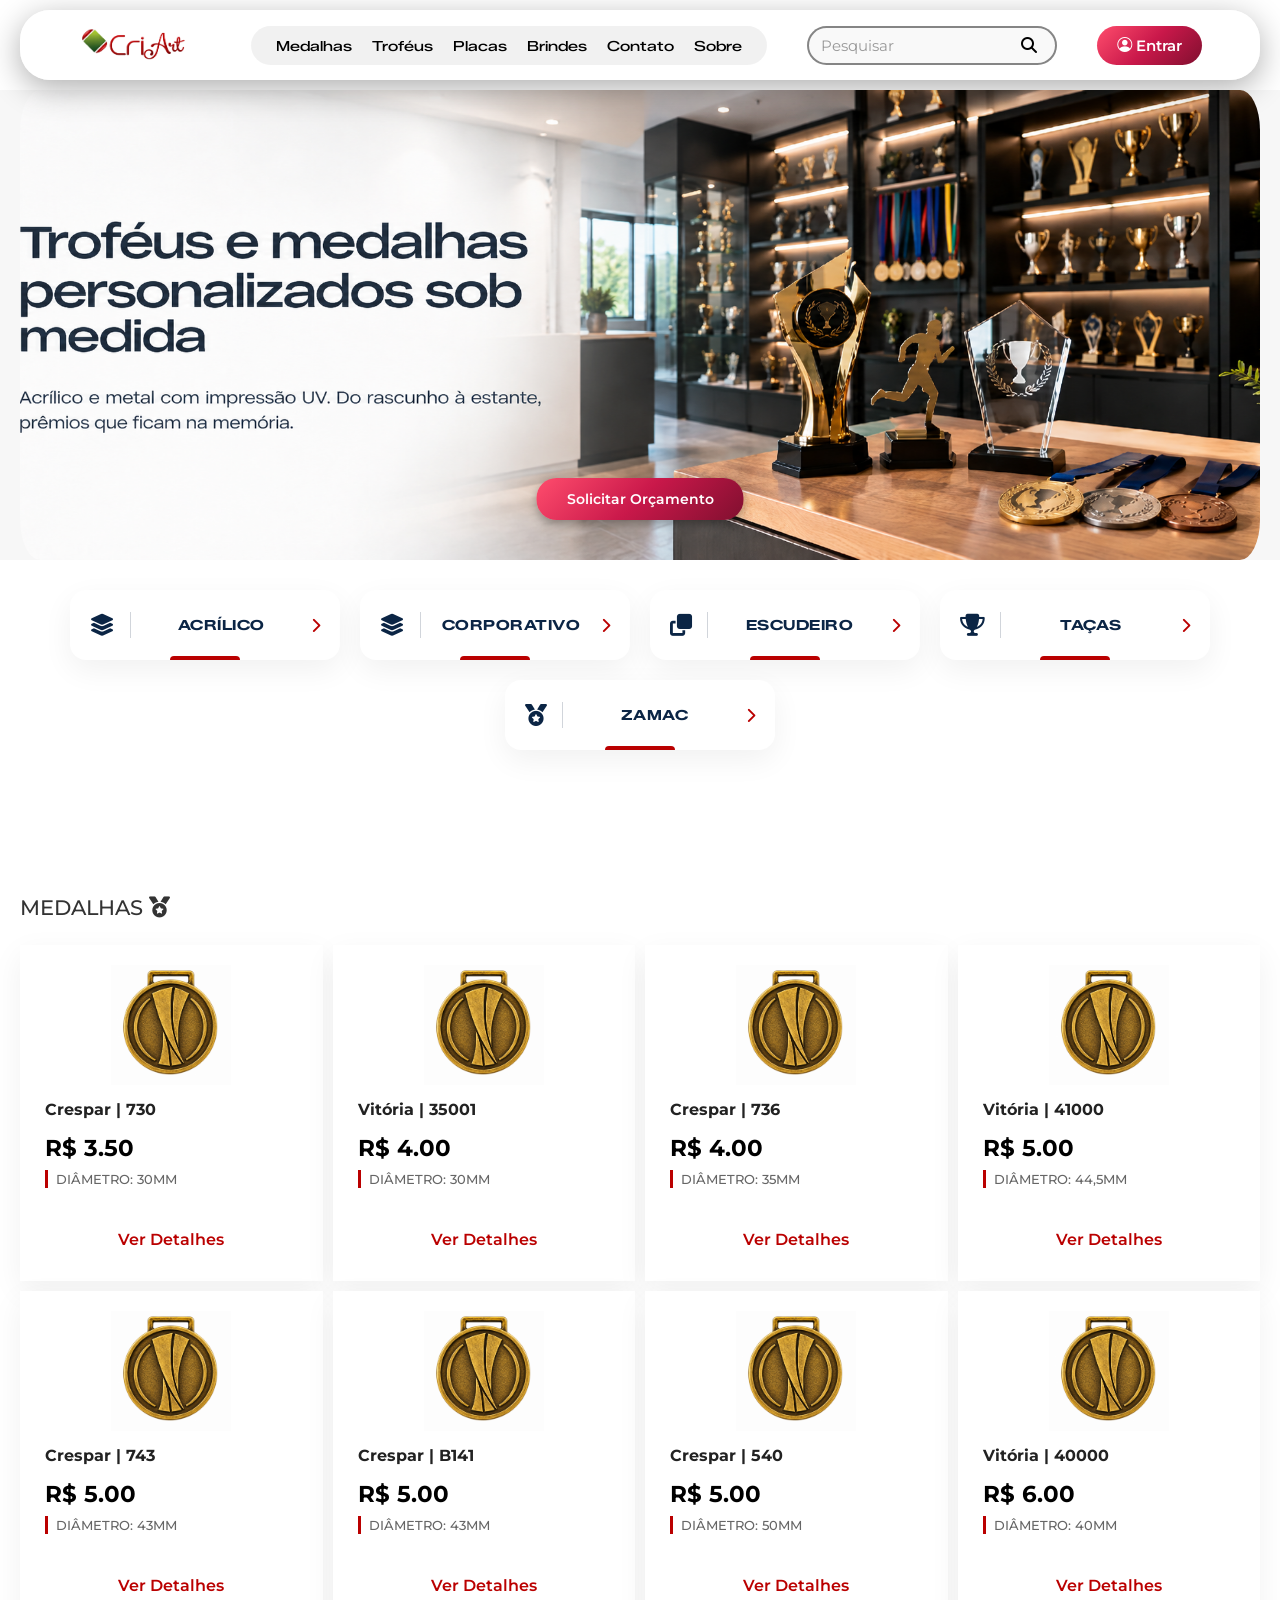
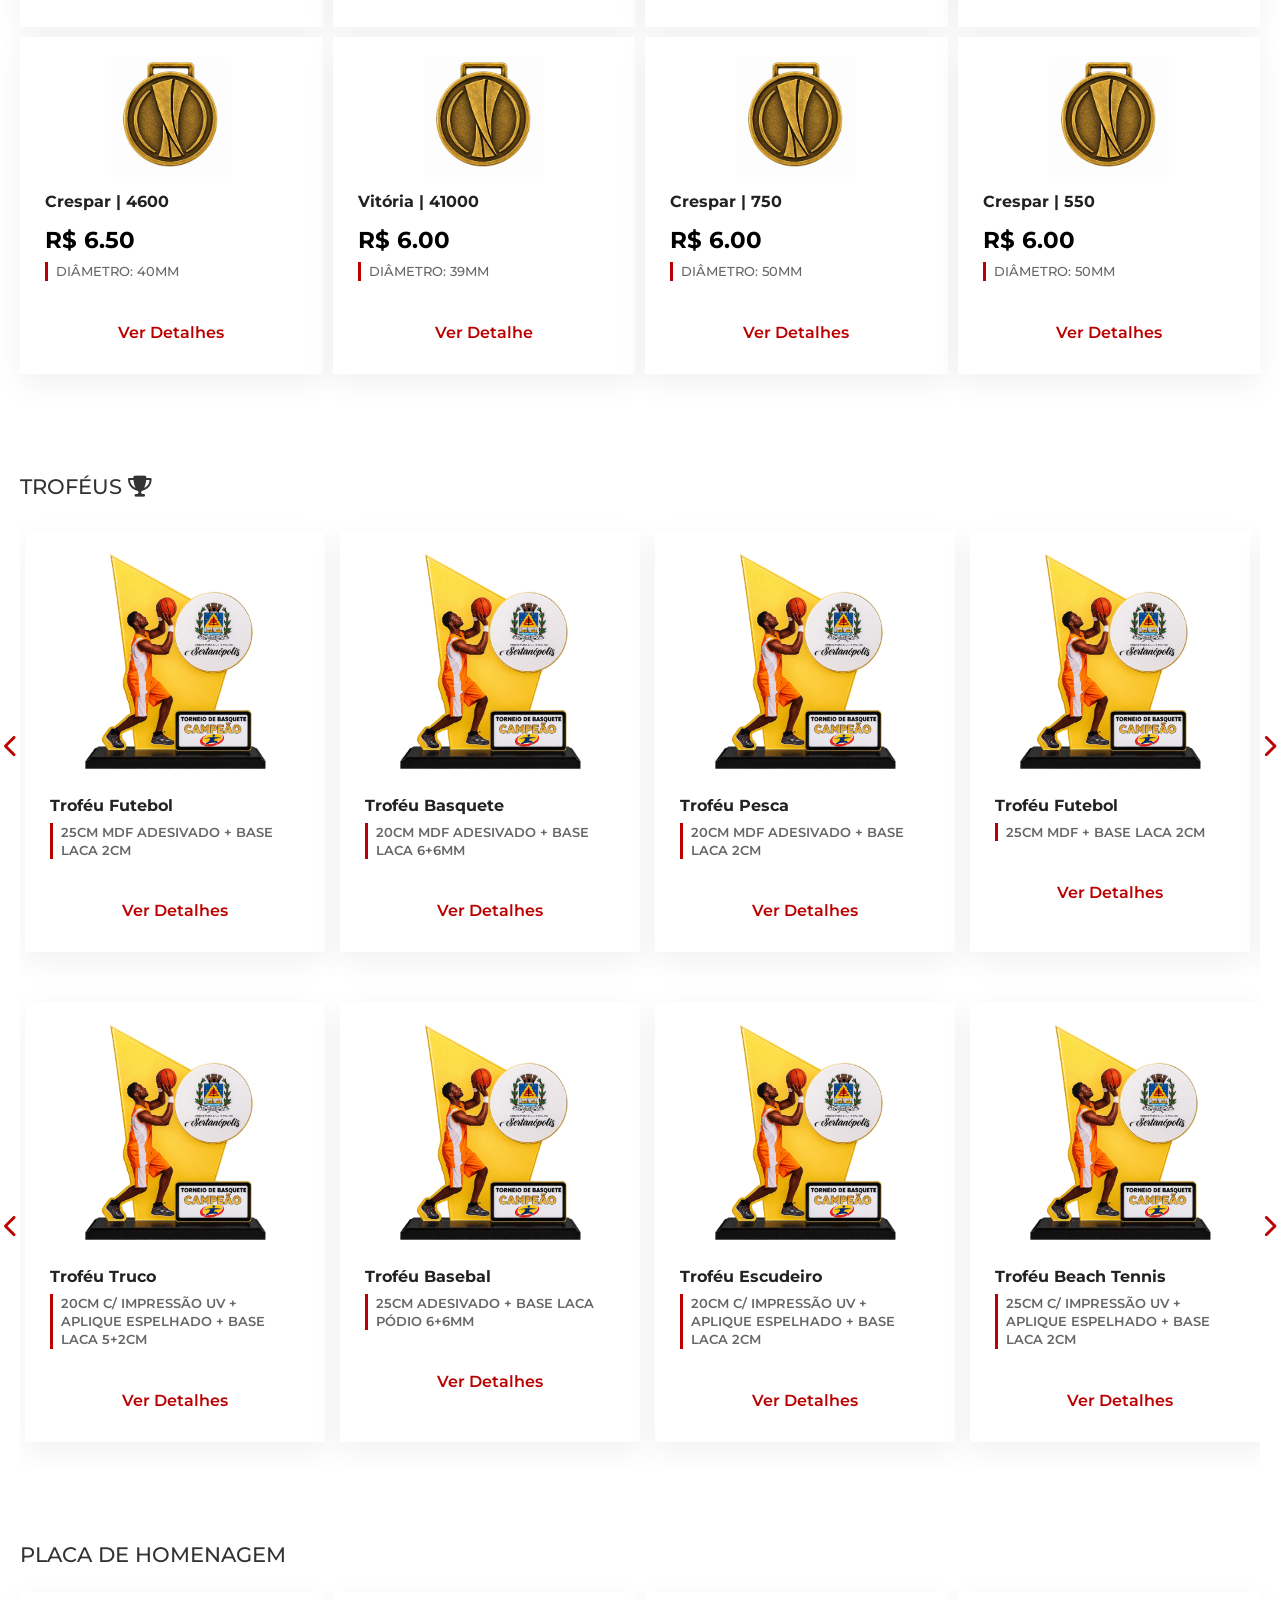
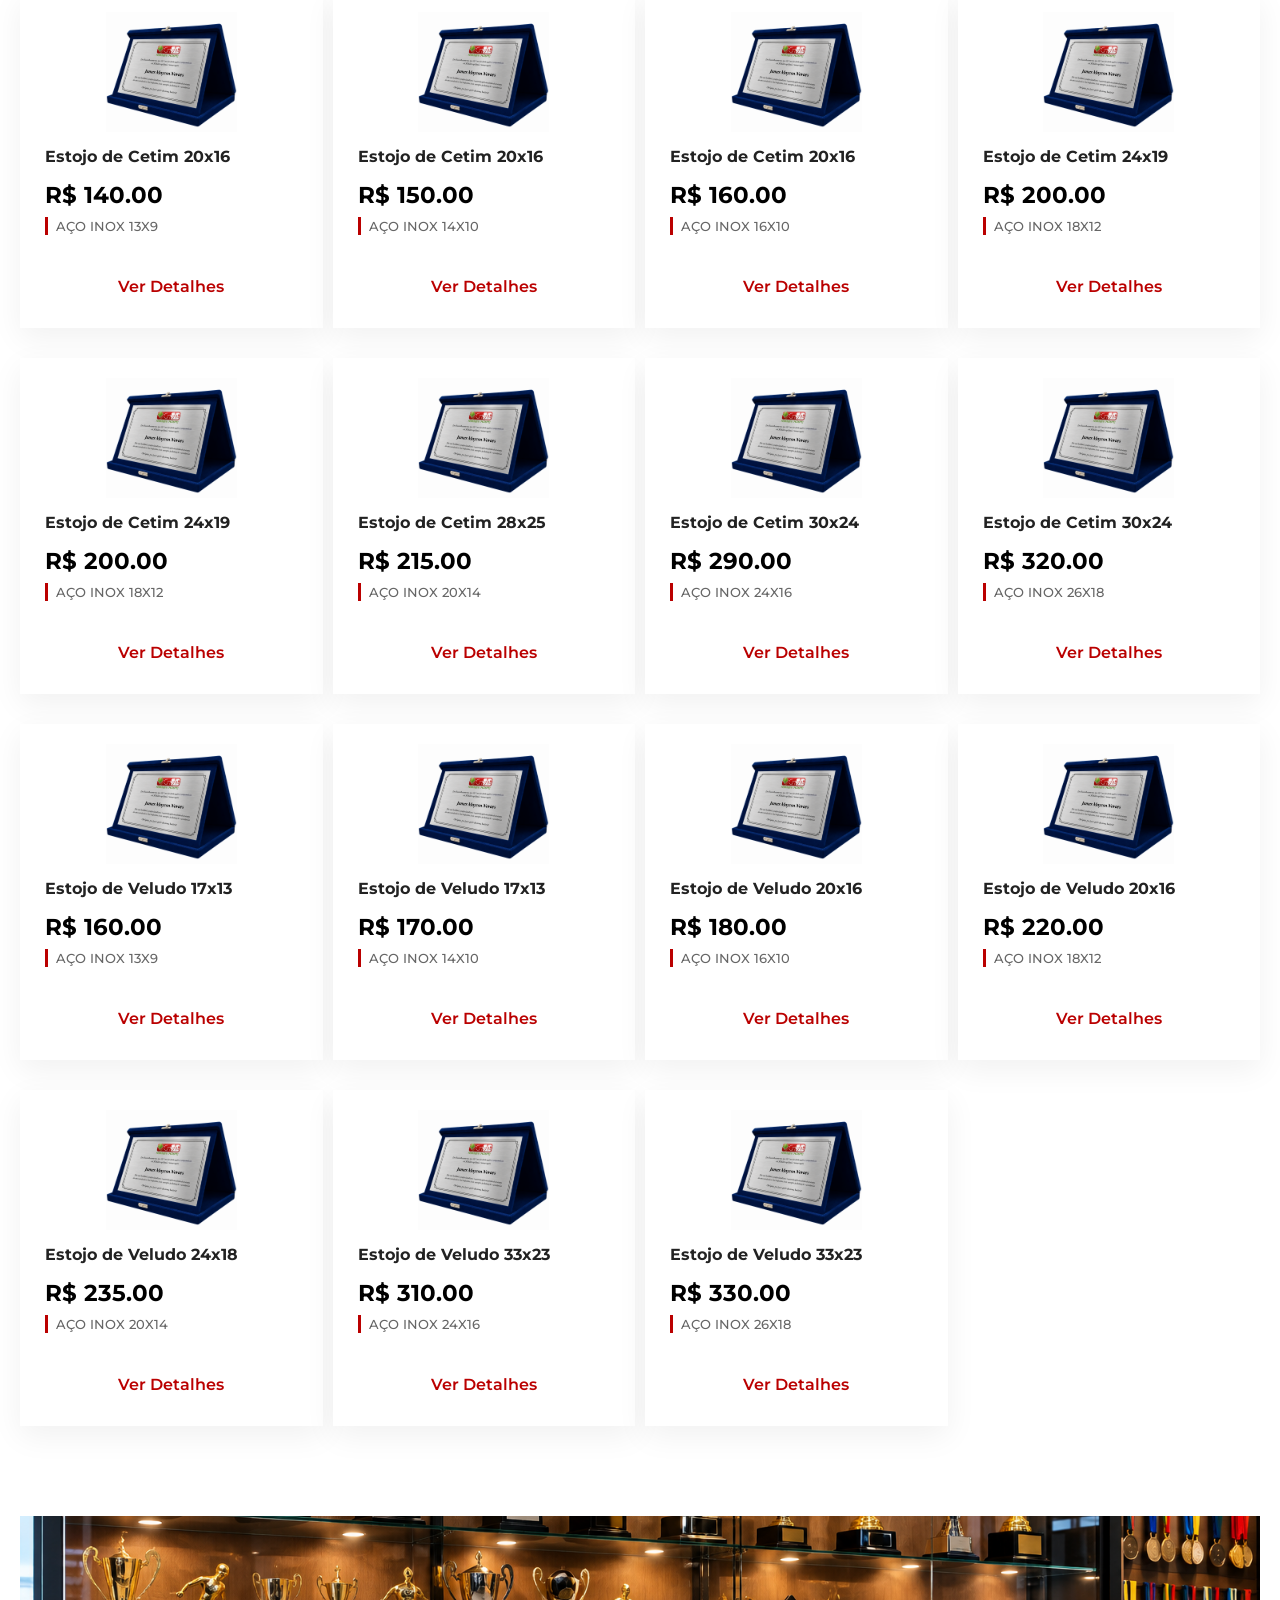
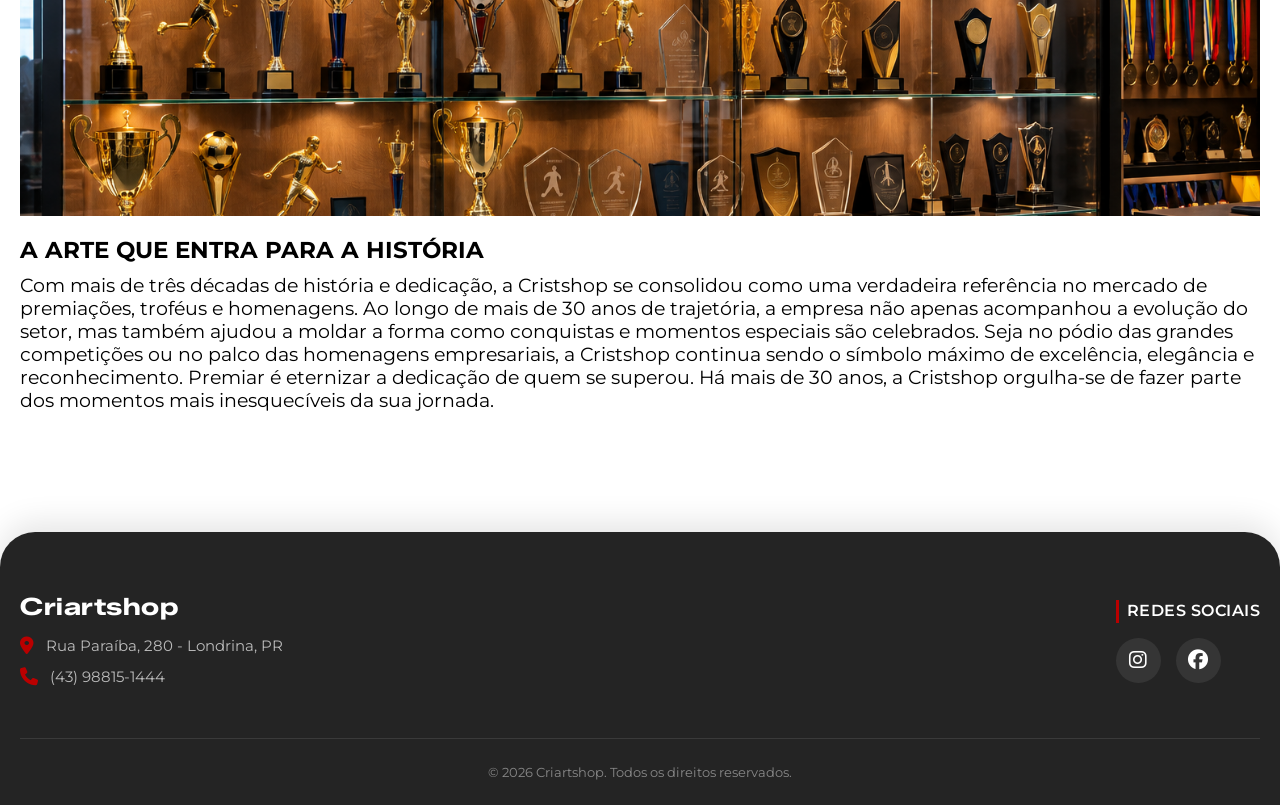
<file: index.html>
<!DOCTYPE html>
<html lang="pt-br">

<head>
    <meta charset="UTF-8">
    <meta name="viewport" content="width=device-width, initial-scale=1.0">
    <link rel="stylesheet" href="https://cdn.jsdelivr.net/npm/bootstrap-icons@1.11.3/font/bootstrap-icons.min.css">
    <link rel="preconnect" href="https://fonts.googleapis.com">
    <link rel="preconnect" href="https://fonts.gstatic.com" crossorigin>
    <link href="https://fonts.googleapis.com/css2?family=Montserrat:wght@400;500;600;700;800&display=swap" rel="stylesheet">
    <link rel="stylesheet" href="https://cdnjs.cloudflare.com/ajax/libs/font-awesome/6.5.1/css/all.min.css">
    <link rel="preconnect" href="https://fonts.googleapis.com">
<link rel="preconnect" href="https://fonts.gstatic.com" crossorigin>
<link href="https://fonts.googleapis.com/css2?family=Zalando+Sans+Expanded:ital,wght@0,200..900;1,200..900&display=swap" rel="stylesheet">
    <link rel="stylesheet" href="style.css">
    <title>Criartshop</title>
</head>

<body>
    <header>
        <div class="logoImg">
            <img src="images/criartshop_logo.png" alt="Criartshop Logo">
        </div>

        <div class="menu-overlay" id="menuOverlay"></div>
        
        <!-- Wrapper dos elementos de navegação para o menu lateral -->
        <div class="nav-elements" id="navElements">

            <div class="logo-menu-mobile">
                <img src="images/criartshop_logo.png" alt="Criartshop Logo">
            </div>

            <ul class="menu">
                <li><a href="#medalhas">Medalhas</a></li>
                <li><a href="#trofeus">Troféus</a></li>
                <li><a href="#placas">Placas</a></li>
                <li><a href="#">Brindes</a></li>
                <li><a href="#contato">Contato</a></li>
                <li><a href="#sobre">Sobre</a></li>
            </ul>

            <div class="busca-container">
                <input type="text" class="inputBusca" placeholder="Pesquisar">
                <i class="fa-solid fa-magnifying-glass"></i>
            </div>
            <button class="btnLogin"><i class="bi bi-person-circle"></i> Entrar</button>
        </div>

        <div class="menu-toggle" id="menuToggle" aria-label="Abrir Menu">
            <i class="fa-solid fa-bars"></i>
        </div>
    </header>

    <div class="carrosselIntro">
        <img src="images/img_main.png" alt="Troféus e Medalhas de Destaque" class="active">
        <img src="images/img_main2.png" alt="Premiações Corporativas">
        <img src="images/img_main.png" alt="Placas de Homenagem">
        <img src="images/img_main2.png" alt="Qualidade e Acabamento Criartshop">

        <button class="btnOrcamento"> <a href="orcamento.html">Solicitar Orçamento</a></button>
    </div>

    <!-- Nova Seção de Carrossel Exemplo -->
<section class="carrosselIntroS carrosselSecundario">
    <img src="images/img_responsivo1.png" alt="Promoção de Troféus" class="active">
    <img src="images/img_responsvio2.png" alt="Lançamentos em Acrílico">
    <img src="images/img_responsivo1.png" alt="Brindes Personalizados">
    <img src="images/img_responsvio2.png" alt="Brindes Personalizados">
    
    <button class="btnOrcamento">
        <a href="orcamento.html">Solicitar Orçamento</a>
    </button>
</section>

    <section class="cardBox">
        <a href="#" class="cardHero">
            <div class="cardContent">
                <div class="cardLeft">
                    <i class="fa-solid fa-layer-group"></i>
                    <div class="separator"></div>
                </div>
                <span class="cardTitle">ACRÍLICO</span>
                <i class="fa-solid fa-chevron-right cardArrow"></i>
            </div>
            <div class="cardBottomBar"></div>
        </a>

        <a href="#" class="cardHero">
            <div class="cardContent">
                <div class="cardLeft">
                    <i class="fa-solid fa-layer-group"></i>
                    <div class="separator"></div>
                </div>
                <span class="cardTitle">CORPORATIVO</span>
                <i class="fa-solid fa-chevron-right cardArrow"></i>
            </div>
            <div class="cardBottomBar"></div>
        </a>
    
        <a href="#" class="cardHero">
            <div class="cardContent">
                <div class="cardLeft">
                    <i class="fa-solid fa-clone"></i>
                    <div class="separator"></div>
                </div>
                <span class="cardTitle">ESCUDEIRO</span>
                <i class="fa-solid fa-chevron-right cardArrow"></i>
            </div>
            <div class="cardBottomBar"></div>
        </a>
    
        <a href="#" class="cardHero">
            <div class="cardContent">
                <div class="cardLeft">
                    <i class="fa-solid fa-trophy"></i>
                    <div class="separator"></div>
                </div>
                <span class="cardTitle">TAÇAS</span>
                <i class="fa-solid fa-chevron-right cardArrow"></i>
            </div>
            <div class="cardBottomBar"></div>
        </a>
    
        <a href="#" class="cardHero">
            <div class="cardContent">
                <div class="cardLeft">
                    <i class="fa-solid fa-medal"></i>
                    <div class="separator"></div>
                </div>
                <span class="cardTitle">ZAMAC</span>
                <i class="fa-solid fa-chevron-right cardArrow"></i>
            </div>
            <div class="cardBottomBar"></div>
        </a>
    </section>

    <section class="containerMedalha" id="medalhas">
        <div class="textMedalha">
            <h1>MEDALHAS <i class="fa-solid fa-medal"></i></h1>
        </div>

        <div class="cardMedalha">
            <img src="images/medalha_zamac1.png" alt="">
            <h3>Crespar | 730</h3>
            <h1>R$ 3.50</h1>
            <h4>Diâmetro: 30MM</h4>
            <div class="butons">
                <button class="detalhes">Ver Detalhes</button>
            </div>
        </div>

        <div class="cardMedalha">
            <img src="images/medalha_zamac1.png" alt="">
            <h3>Vitória | 35001</h3>
            <h1>R$ 4.00</h1>
            <h4>Diâmetro: 30MM</h4>
            <div class="butons">
                <button class="detalhes">Ver Detalhes</button>
            </div>
        </div>

        <div class="cardMedalha">
            <img src="images/medalha_zamac1.png" alt="">
            <h3>Crespar | 736</h3>
            <h1>R$ 4.00</h1>
            <h4>Diâmetro: 35MM</h4>
            <div class="butons">
                <button class="detalhes">Ver Detalhes</button>
            </div>
        </div>

        <div class="cardMedalha">
            <img src="images/medalha_zamac1.png" alt="">
            <h3>Vitória | 41000</h3>
            <h1>R$ 5.00</h1>
            <h4>Diâmetro: 44,5MM</h4>
            <div class="butons">
                <button class="detalhes">Ver Detalhes</button>
            </div>
        </div>
    </section>

    <section class="containerMedal">
        <div class="cardMedalha">
            <img src="images/medalha_zamac1.png" alt="">
            <h3>Crespar | 743</h3>
            <h1>R$ 5.00</h1>
            <h4>Diâmetro: 43MM</h4>
            <div class="butons">
                <button class="detalhes">Ver Detalhes</button>
            </div>
        </div>

        <div class="cardMedalha">
            <img src="images/medalha_zamac1.png" alt="">
            <h3>Crespar | B141</h3>
            <h1>R$ 5.00</h1>
            <h4>Diâmetro: 43MM</h4>
            <div class="butons">
                <button class="detalhes">Ver Detalhes</button>
            </div>
        </div>

        <div class="cardMedalha">
            <img src="images/medalha_zamac1.png" alt="">
            <h3>Crespar | 540</h3>
            <h1>R$ 5.00</h1>
            <h4>Diâmetro: 50MM</h4>
            <div class="butons">
                <button class="detalhes">Ver Detalhes</button>
            </div>
        </div>

        <div class="cardMedalha">
            <img src="images/medalha_zamac1.png" alt="">
            <h3>Vitória | 40000</h3>
            <h1>R$ 6.00</h1>
            <h4>Diâmetro: 40MM</h4>
            <div class="butons">
                <button class="detalhes">Ver Detalhes</button>
            </div>
        </div>

        <div class="cardMedalha">
            <img src="images/medalha_zamac1.png" alt="">
            <h3>Crespar | 4600</h3>
            <h1>R$ 6.50</h1>
            <h4>Diâmetro: 40MM</h4>
            <div class="butons">
                <button class="detalhes">Ver Detalhes</button>
            </div>
        </div>

        <div class="cardMedalha">
            <img src="images/medalha_zamac1.png" alt="">
            <h3>Vitória | 41000</h3>
            <h1>R$ 6.00</h1>
            <h4>Diâmetro: 39MM</h4>
            <div class="butons">
                <button class="detalhes">Ver Detalhe</button>
            </div>
        </div>

        <div class="cardMedalha">
            <img src="images/medalha_zamac1.png" alt="">
            <h3>Crespar | 750</h3>
            <h1>R$ 6.00</h1>
            <h4>Diâmetro: 50MM</h4>
            <div class="butons">
                <button class="detalhes">Ver Detalhes</button>
            </div>
        </div>

        <div class="cardMedalha">
            <img src="images/medalha_zamac1.png" alt="">
            <h3>Crespar | 550</h3>
            <h1>R$ 6.00</h1>
            <h4>Diâmetro: 50MM</h4>
            <div class="butons">
                <button class="detalhes">Ver Detalhes</button>
            </div>
        </div>
    </section>

    <section class="containerTrofeu-section" id="trofeus">
        <div class="textTrofeu">
            <h1>TROFÉUS <i class="fa-solid fa-trophy"></i></h1>
        </div>

        <div class="carrosselTrofeu-wrapper">
            <button class="carrossel-btn btn-prev" aria-label="Anterior">
                <i class="fa-solid fa-chevron-left"></i>
            </button>
            <div class="carrosselTrofeu">
                <div class="cardTrofeu">
                    <img src="images/basquete.png" alt="Troféu Basquete">
                    <h3>Troféu Futebol</h3>
                    <h4>25cm MDF Adesivado + Base Laca 2cm</h4>
                    <div class="butons">
                        <button class="detalhes">Ver Detalhes</button>
                    </div>
                </div>

                <div class="cardTrofeu">
                    <img src="images/basquete.png" alt="Troféu Basquete">
                    <h3>Troféu Basquete</h3>
                    <h4>20cm MDF Adesivado + Base Laca 6+6MM</h4>
                    <div class="butons">
                        <button class="detalhes">Ver Detalhes</button>
                    </div>
                </div>

                <div class="cardTrofeu">
                    <img src="images/basquete.png" alt="Troféu Basquete">
                    <h3>Troféu Pesca</h3>
                    <h4>20cm MDF Adesivado + Base Laca 2cm</h4>
                    <div class="butons">
                        <button class="detalhes">Ver Detalhes</button>
                    </div>
                </div>

                <div class="cardTrofeu">
                    <img src="images/basquete.png" alt="Troféu Basquete">
                    <h3>Troféu Futebol</h3>
                    <h4>25cm MDF + Base Laca 2cm</h4>
                    <div class="butons">
                        <button class="detalhes">Ver Detalhes</button>
                    </div>
                </div>

                <div class="cardTrofeu">
                    <img src="images/basquete.png" alt="Troféu Basquete">
                    <h3>Troféu Basquete</h3>
                    <h4>20cm MDF + Base Laca 6+6MM</h4>
                    <div class="butons">
                        <button class="detalhes">Ver Detalhes</button>
                    </div>
                </div>

                <div class="cardTrofeu">
                    <img src="images/basquete.png" alt="Troféu Basquete">
                    <h3>Troféu Pesca</h3>
                    <h4>20cm MDF Adesivado + Base Laca 2cm</h4>
                    <div class="butons">
                        <button class="detalhes">Ver Detalhes</button>
                    </div>
                </div>

                <div class="cardTrofeu">
                    <img src="images/basquete.png" alt="Troféu Basquete">
                    <h3>Troféu Futebol</h3>
                    <h4>25cm MDF + Base Laca 2cm</h4>
                    <div class="butons">
                        <button class="detalhes">Ver Detalhes</button>
                    </div>
                </div>

                <div class="cardTrofeu">
                    <img src="images/basquete.png" alt="Troféu Basquete">
                    <h3>Troféu Basquete</h3>
                    <h4>20cm MDF + Base Laca 6+6MM</h4>
                    <div class="butons">
                        <button class="detalhes">Ver Detalhes</button>
                    </div>
                </div>
            </div>
            <button class="carrossel-btn btn-next" aria-label="Próximo">
                <i class="fa-solid fa-chevron-right"></i>
            </button>
        </div>
    </section>
    
    <section class="containerTrofeu-sectionA">
        <div class="carrosselTrofeu-wrapper">
            <button class="carrossel-btn btn-prev" aria-label="Anterior">
                <i class="fa-solid fa-chevron-left"></i>
            </button>
            <div class="carrosselTrofeu">
                <div class="cardTrofeu">
                    <img src="images/basquete.png" alt="Troféu Basquete">
                    <h3>Troféu Truco</h3>
                    <h4>20cm C/ Impressão UV + Aplique Espelhado + Base Laca 5+2cm</h4>
                    <div class="butons">
                        <button class="detalhes">Ver Detalhes</button>
                    </div>
                </div>

                <div class="cardTrofeu">
                    <img src="images/basquete.png" alt="Troféu Basquete">
                    <h3>Troféu Basebal</h3>
                    <h4>25cm Adesivado + Base Laca Pódio 6+6MM</h4>
                    <div class="butons">
                        <button class="detalhes">Ver Detalhes</button>
                    </div>
                </div>

                <div class="cardTrofeu">
                    <img src="images/basquete.png" alt="Troféu Basquete">
                    <h3>Troféu Escudeiro</h3>
                    <h4>20cm C/ Impressão UV + Aplique Espelhado + Base Laca 2cm</h4>
                    <div class="butons">
                        <button class="detalhes">Ver Detalhes</button>
                    </div>
                </div>

                <div class="cardTrofeu">
                    <img src="images/basquete.png" alt="Troféu Basquete">
                    <h3>Troféu Beach Tennis</h3>
                    <h4>25cm C/ Impressão UV + Aplique Espelhado + Base Laca 2cm</h4>
                    <div class="butons">
                        <button class="detalhes">Ver Detalhes</button>
                    </div>
                </div>

                <div class="cardTrofeu">
                    <img src="images/basquete.png" alt="Troféu Basquete">
                    <h3>Troféu Truco</h3>
                    <h4>20cm + Impressão UV + Base Laca 2cm</h4>
                    <div class="butons">
                        <button class="detalhes">Ver Detalhes</button>
                    </div>
                </div>

                <div class="cardTrofeu">
                    <img src="images/basquete.png" alt="Troféu Basquete">
                    <h3>Troféu Basebal</h3>
                    <h4>25cm Adesivado + Base Laca 6+6MM</h4>
                    <div class="butons">
                        <button class="detalhes">Ver Detalhes</button>
                    </div>
                </div>

                <div class="cardTrofeu">
                    <img src="images/basquete.png" alt="Troféu Basquete">
                    <h3>Troféu Escudeiro</h3>
                    <h4>20cm C/ Impressão UV + Aplique Espelhado + Base Laca 2cm</h4>
                    <div class="butons">
                        <button class="detalhes">Ver Detalhes</button>
                    </div>
                </div>

                <div class="cardTrofeu">
                    <img src="images/basquete.png" alt="Troféu Basquete">
                    <h3>Troféu Beach Tennis</h3>
                    <h4>25cm C/ Impressão UV + Aplique Espelhado + Base Laca 2cm</h4>
                    <div class="butons">
                        <button class="detalhes">Ver Detalhes</button>
                    </div>
                </div>
            </div>
            <button class="carrossel-btn btn-next" aria-label="Próximo">
                <i class="fa-solid fa-chevron-right"></i>
            </button>
        </div>
    </section>

        <section class="containerPlaca" id="placas">
            <div class="textPlaca">
                <h1>PLACA DE HOMENAGEM</h1>
            </div>
    
            <div class="cardPlaca">
                <img src="images/img_placa1.png" alt="">
                <h3>Estojo de Cetim 20x16</h3>
                <h1>R$ 140.00</h1>
                <h4>Aço Inox 13x9</h4>
                <div class="butons">
                    <button class="detalhes">Ver Detalhes</button>
                </div>
            </div>
    
            <div class="cardPlaca">
                <img src="images/img_placa1.png" alt="">
                <h3>Estojo de Cetim 20x16</h3>
                <h1>R$ 150.00</h1>
                <h4>Aço Inox 14x10</h4>
                <div class="butons">
                    <button class="detalhes">Ver Detalhes</button>
                </div>
            </div>
    
            <div class="cardPlaca">
                <img src="images/img_placa1.png" alt="">
                <h3>Estojo de Cetim 20x16</h3>
                <h1>R$ 160.00</h1>
                <h4>Aço Inox 16x10</h4>
                <div class="butons">
                    <button class="detalhes">Ver Detalhes</button>
                </div>
            </div>
     
            <div class="cardPlaca">
                <img src="images/img_placa1.png" alt="">
                <h3>Estojo de Cetim 24x19</h3>
                <h1>R$ 200.00</h1>
                <h4>Aço Inox 18x12</h4>
                <div class="butons">
                    <button class="detalhes">Ver Detalhes</button>
                </div>
            </div>
        </section>
    
        <section class="containerPlaca">
            <div class="cardPlaca">
                <img src="images/img_placa1.png" alt="">
                <h3>Estojo de Cetim 24x19</h3>
                <h1>R$ 200.00</h1>
                <h4>Aço Inox 18x12</h4>
                <div class="butons">
                    <button class="detalhes">Ver Detalhes</button>
                </div>
            </div>
    
            <div class="cardPlaca">
                <img src="images/img_placa1.png" alt="">
                <h3>Estojo de Cetim 28x25</h3>
                <h1>R$ 215.00</h1>
                <h4>Aço Inox 20x14</h4>
                <div class="butons">
                    <button class="detalhes">Ver Detalhes</button>
                </div>
            </div>
    
            <div class="cardPlaca">
                <img src="images/img_placa1.png" alt="">
                <h3>Estojo de Cetim 30x24</h3>
                <h1>R$ 290.00</h1>
                <h4>Aço Inox 24x16</h4>
                <div class="butons">
                    <button class="detalhes">Ver Detalhes</button>
                </div>
            </div>
    
            <div class="cardPlaca">
                <img src="images/img_placa1.png" alt="">
                <h3>Estojo de Cetim 30x24</h3>
                <h1>R$ 320.00</h1>
                <h4>Aço Inox 26x18</h4>
                <div class="butons">
                    <button class="detalhes">Ver Detalhes</button>
                </div>
            </div>
        </section>
        
        <section class="containerPlaca">
            <div class="cardPlaca">
                <img src="images/img_placa1.png" alt="">
                <h3>Estojo de Veludo 17x13</h3>
                <h1>R$ 160.00</h1>
                <h4>Aço Inox 13x9</h4>
                <div class="butons">
                    <button class="detalhes">Ver Detalhes</button>
                </div>
            </div>
    
            <div class="cardPlaca">
                <img src="images/img_placa1.png" alt="">
                <h3>Estojo de Veludo 17x13</h3>
                <h1>R$ 170.00</h1>
                <h4>Aço Inox 14x10</h4>
                <div class="butons">
                    <button class="detalhes">Ver Detalhes</button>
                </div>
            </div>
    
            <div class="cardPlaca">
                <img src="images/img_placa1.png" alt="">
                <h3>Estojo de Veludo 20x16</h3>
                <h1>R$ 180.00</h1>
                <h4>Aço Inox 16x10</h4>
                <div class="butons">
                    <button class="detalhes">Ver Detalhes</button>
                </div>
            </div>
     
            <div class="cardPlaca">
                <img src="images/img_placa1.png" alt="">
                <h3>Estojo de Veludo 20x16</h3>
                <h1>R$ 220.00</h1>
                <h4>Aço Inox 18x12</h4>
                <div class="butons">
                    <button class="detalhes">Ver Detalhes</button>
                </div>
            </div>
        </section>

        <section class="containerPlaca">
            <div class="cardPlaca">
                <img src="images/img_placa1.png" alt="">
                <h3>Estojo de Veludo 24x18</h3>
                <h1>R$ 235.00</h1>
                <h4>Aço Inox 20x14</h4>
                <div class="butons">
                    <button class="detalhes">Ver Detalhes</button>
                </div>
            </div>
    
            <div class="cardPlaca">
                <img src="images/img_placa1.png" alt="">
                <h3>Estojo de Veludo 33x23</h3>
                <h1>R$ 310.00</h1>
                <h4>Aço Inox 24x16</h4>
                <div class="butons">
                    <button class="detalhes">Ver Detalhes</button>
                </div>
            </div>
    
            <div class="cardPlaca">
                <img src="images/img_placa1.png" alt="">
                <h3>Estojo de Veludo 33x23</h3>
                <h1>R$ 330.00</h1>
                <h4>Aço Inox 26x18</h4>
                <div class="butons">
                    <button class="detalhes">Ver Detalhes</button>
                </div>
            </div>
        </section>

    <section class="containerBio" id="sobre">
        <div class="cardBio">
            <img src="images/vitrine1.png" alt="">
        </div>
        <h1>A ARTE QUE ENTRA PARA A HISTÓRIA</h1>
        <p>Com mais de três décadas de história e dedicação, a Cristshop se consolidou como uma verdadeira referência no mercado de premiações, troféus e homenagens. Ao longo de mais de 30 anos de trajetória, a empresa não apenas acompanhou a evolução do setor, mas também ajudou a moldar a forma como conquistas e momentos especiais são celebrados. Seja no pódio das grandes competições ou no palco das homenagens empresariais, a Cristshop continua sendo o símbolo máximo de excelência, elegância e reconhecimento. Premiar é eternizar a dedicação de quem se superou. Há mais de 30 anos, a Cristshop orgulha-se de fazer parte dos momentos mais inesquecíveis da sua jornada.</p>
    </section>

    <!-- Rodapé Elegante -->
    <footer class="site-footer" id="contato">
        <div class="footer-content">
            <div class="footer-info">
                <h3>Criartshop</h3>
                <p><i class="fa-solid fa-location-dot"></i> Rua Paraíba, 280 - Londrina, PR</p>
                <p><i class="fa-solid fa-phone"></i> (43) 98815-1444</p>
            </div>
            <div class="footer-social">
                <h4>Redes Sociais</h4>
                <div class="social-icons">
                    <a href="#" aria-label="Instagram" target="_blank"><i class="fa-brands fa-instagram"></i></a>
                    <a href="#" aria-label="Facebook" target="_blank"><i class="fa-brands fa-facebook"></i></a>
                </div>
            </div>
        </div>
        <div class="footer-bottom">
            <p>&copy; 2026 Criartshop. Todos os direitos reservados.</p>
        </div>
    </footer>

    <script src="script.js"></script>
</body>

</html>
</file>
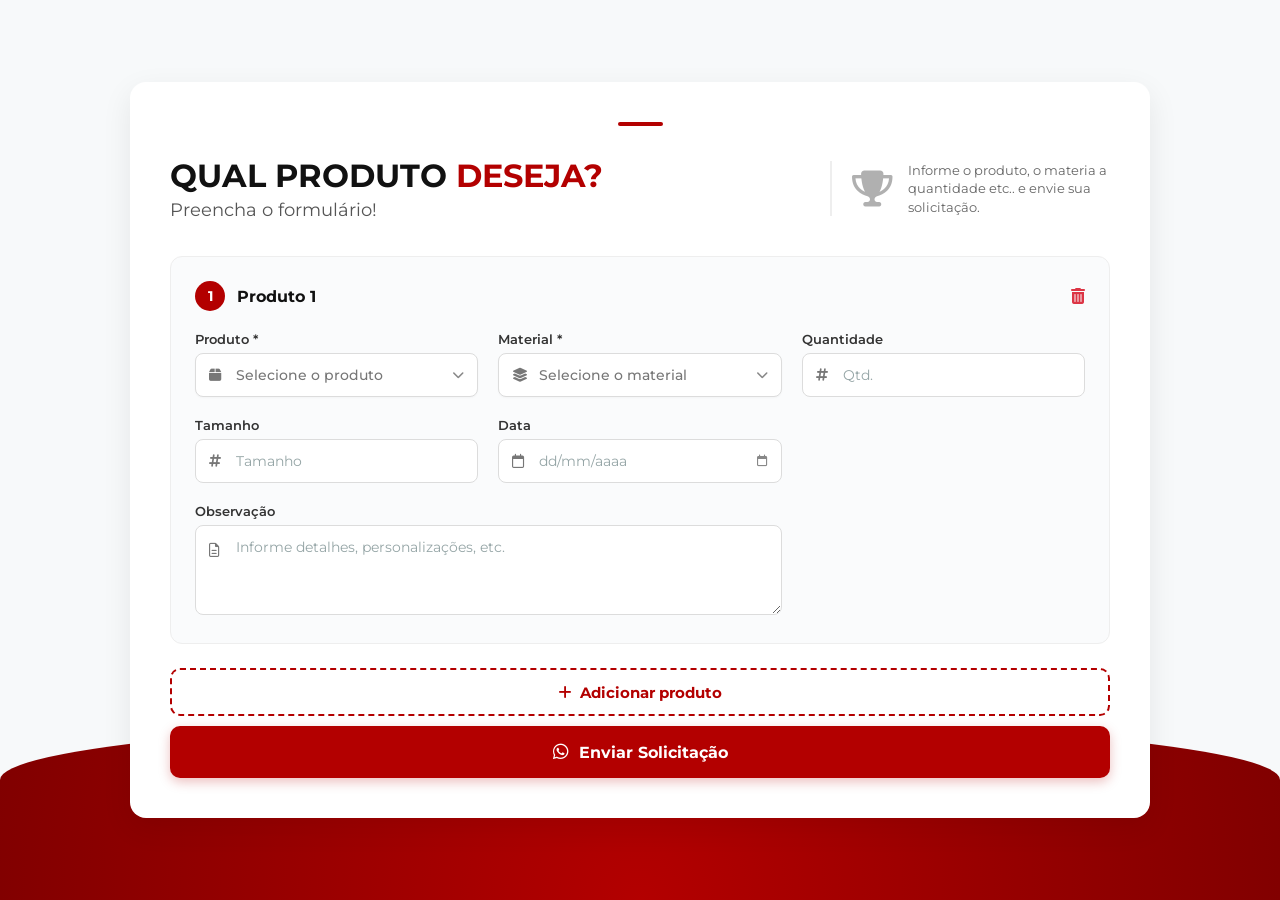
<file: orcamento.html>
<!DOCTYPE html>
<html lang="pt-PT">

<head>
    <meta charset="UTF-8">
    <meta name="viewport" content="width=device-width, initial-scale=1.0">
    <link rel="stylesheet" href="https://cdn.jsdelivr.net/npm/bootstrap-icons@1.11.3/font/bootstrap-icons.min.css">
    <link rel="preconnect" href="https://fonts.googleapis.com">
    <link rel="preconnect" href="https://fonts.gstatic.com" crossorigin>
    <link href="https://fonts.googleapis.com/css2?family=Montserrat:wght@400;500;600;700;800&display=swap"
        rel="stylesheet">
    <link rel="stylesheet" href="https://cdnjs.cloudflare.com/ajax/libs/font-awesome/6.5.1/css/all.min.css">
    <link rel="stylesheet" href="https://cdnjs.cloudflare.com/ajax/libs/font-awesome/6.5.1/css/all.min.css">
    <link rel="stylesheet" href="orcamento.css">
    <title>Orçamento</title>
</head>

<body>

    <div class="main-container">
        <div class="card">
            <div class="top-line"></div>

            <!-- Cabeçalho do Card -->
            <div class="header-card">
                <div class="header-left">
                    <h1>QUAL PRODUTO <span>DESEJA?</span></h1>
                    <p>Preencha o formulário!</p>
                </div>
                <div class="header-right">
                    <i class="fa-solid fa-trophy trophy-icon"></i>
                    <p>Informe o produto, o materia a quantidade etc.. e envie sua solicitação.</p>
                </div>
            </div>

            <form>
                <!-- Container onde os blocos de produtos serão injetados dinamicamente -->
                <div id="products-container">
                    <!-- Bloco do Produto 1 (Inicial) -->
                    <div class="product-item">
                        <div class="product-header-bar">
                            <div class="product-title-area">
                                <span class="product-number">1</span>
                                <span class="product-title-text">Produto 1</span>
                            </div>
                            <button type="button" class="btn-delete" title="Remover produto">
                                <i class="fa-solid fa-trash-can"></i>
                            </button>
                        </div>

                        <div class="product-grid">
                            <!-- Produto -->
                            <div class="form-group">
                                <label>Produto *</label>
                                <div class="input-wrapper">
                                    <i class="fa-solid fa-box left-icon"></i>
                                    <select required>
                                        <option value="" disabled selected>Selecione o produto</option>
                                        <option value="medalha">Medalha</option>
                                        <option value="trofeu">Troféu</option>
                                        <option value="taca">Taça</option>
                                        <option value="placa">Placa</option>
                                        <option value="pedra">Pedra</option>
                                        <option value="brinde">Brinde</option>
                                    </select>
                                    <i class="fa-solid fa-chevron-down right-icon"></i>
                                </div>
                            </div>

                            <!-- Material -->
                            <div class="form-group">
                                <label>Material *</label>
                                <div class="input-wrapper">
                                    <i class="fa-solid fa-layer-group left-icon"></i>
                                    <select required>
                                        <option value="" disabled selected>Selecione o material</option>
                                        <option value="acrilico">Acrílico</option>
                                        <option value="acm">ACM</option>
                                        <option value="acm">Aço Inox</option>
                                        <option value="mdf">MDF</option>
                                        <option value="metal">Metal</option>
                                        <option value="polimero">Polímero</option>
                                        <option value="zamac">Zamac</option>
                                    </select>
                                    <i class="fa-solid fa-chevron-down right-icon"></i>
                                </div>
                            </div>

                            <!-- Quantidade -->
                            <div class="form-group">
                                <label>Quantidade</label>
                                <div class="input-wrapper">
                                    <i class="fa-solid fa-hashtag left-icon"></i>
                                    <input type="text" placeholder="Qtd." required>
                                </div>
                            </div>

                            <div class="form-group">
                                <label>Tamanho</label>
                                <div class="input-wrapper">
                                    <i class="fa-solid fa-hashtag left-icon"></i>
                                    <input type="text" placeholder="Tamanho" required>
                                </div>
                            </div>


                            <!-- Data -->
                            <div class="form-group">
                                <label>Data</label>
                                <div class="input-wrapper">
                                    <i class="fa-regular fa-calendar left-icon"></i>
                                    <input type="text" placeholder="dd/mm/aaaa" onfocus="(this.type='date')"
                                        onblur="(this.type='text')" required>
                                    <i class="fa-regular fa-calendar right-icon"></i>
                                </div>
                            </div>

                            <!-- Observação -->
                            <div class="form-group observation-group">
                                <label>Observação</label>
                                <div class="input-wrapper">
                                    <i class="fa-regular fa-file-lines left-icon"></i>
                                    <textarea placeholder="Informe detalhes, personalizações, etc."></textarea>
                                </div>
                            </div>
                        </div>
                    </div>
                </div>

                <div class="fixed-footer">
                    <div class="fixed-footer-content">
                        <button type="button" id="btn-add-product" class="btn-add-product">
                            <i class="fa-solid fa-plus"></i>
                            <span>Adicionar produto</span>
                        </button>

                        <button type="submit" class="btn-submit">
                            <i class="fa-brands fa-whatsapp"></i>
                            <span>Enviar Solicitação</span>
                        </button>
                    </div>
                </div>
            </form>
        </div>
    </div>

    <div id="custom-modal" class="modal-overlay">
        <div class="modal-card">
            <div class="modal-icon-container">
                <i class="fa-solid fa-triangle-exclamation"></i>
            </div>
            <h3>Atenção</h3>
            <p id="modal-message">Mensagem de aviso aqui...</p>
            <button type="button" id="modal-close-btn">Entendi</button>
        </div>
    </div>

    <!-- Script JS -->
    <script src="orcamento.js"></script>
</body>

</html>
</file>
<file: style.css>
* {
    margin: 0;
    padding: 0;
    box-sizing: border-box;
    font-family: 'Montserrat', sans-serif;
}

body {
    background-color: #fff;
    overflow-x: hidden;
}

header {
    background-color: #ffffff8f; /* Fundo branco semi-transparente */
    backdrop-filter: blur(12px);                   /* Efeito de desfoque (o "vidro fosco") */
    -webkit-backdrop-filter: blur(12px);           /* Compatibilidade com o Safari */
    border: 1px solid rgba(255, 255, 255, 0.3);  /* Borda sutil para destacar a bordinha do vidro */
    box-shadow: 0 8px 32px 0 #00000052;  /* Sombra leve para dar profundidade */
    border-radius: 30px;
    display: flex;
    justify-content: space-around;
    align-items: center;
    position: fixed;
    top: 10px;
    left: 20px;
    right: 20px;
    width: auto;
    z-index: 1000;
    padding: 13px 25px;
    box-sizing: border-box;
}
/* Estilo do fundo escuro (overlay) atrás do menu */
.menu-overlay {
    position: fixed;
    top: 0;
    left: 0;
    width: 100%;
    height: 100vh;
    background-color: #00000099; /* Cor escura translúcida */
    opacity: 0;
    visibility: hidden;
    transition: all 0.4s ease;
    z-index: 999; /* Fica abaixo do menu, mas acima do conteúdo */
}

.menu-overlay.active {
    opacity: 1;
    visibility: visible;
}

.logoImg img {
    height: 38px;
    width: 110px;
    object-fit: contain;
}

.nav-elements {
    display: flex;
    align-items: center;
    gap: 40px;
}

.menu {
    background-color: #b0b0b02e;
    padding: 10px 25px;
    border: none;
    border-radius: 20px;
    display: flex;
    gap: 20px;
    list-style: none;
}

li a {
    font-family: 'Zalando Sans Expanded', sans-serif;
    text-decoration: none;
    color: #000;
    font-size: 14px;
    font-weight: 500;
    position: relative;
    padding-bottom: 4px;
    transition: color 0.3s ease;
}

li a::after {
    content: '';
    position: absolute;
    width: 0;
    height: 2px;
    bottom: 0;
    left: 0;
    background-color: #ba0000;
    transition: width 0.3s ease;
}

li a:hover {
    color: #ba0000;
}

li a:hover::after {
    width: 100%;
}

.busca-container {
    position: relative;
    width: 100%;
    max-width: 250px;
}

.inputBusca {
    width: 100%;
    padding: 8px 38px 8px 12px;
    font-size: 15px;
    font-family: 'Montserrat', sans-serif;
    color: #000000;
    background-color: #f9f9f9;
    border: 2px solid #2424248a;
    border-radius: 20px;
    outline: none;
    box-sizing: border-box;
    transition: all 0.3s ease;
}

.inputBusca:focus {
    border-color: #ba0000;
    background-color: #fff;
    box-shadow: 0 4px 15px #ba000031;
}

.inputBusca::placeholder {
    color: #999;
    font-weight: 400;
}

.busca-container i {
    position: absolute;
    right: 20px;
    top: 50%;
    transform: translateY(-50%);
    color: #000000;
    font-size: 16px;
    cursor: pointer;
    transition: color 0.2s ease;
}

.busca-container i:hover {
    color: #e0a800;
}

.btnLogin {
    background:linear-gradient(135deg, #ff4d6d 0%, #c9184a 50%, #800f2f 100%);
    color: #fff;
    font-size: 15px;
    font-weight: 600;
    padding: 10px 20px;
    border: none;
    border-radius: 20px;
    cursor: pointer;
    transition: 0.3s;
    white-space: nowrap;
}

.btnLogin:hover {
    box-shadow: 0 6px 15px #0000004f;
}

.menu-toggle {
    display: none;
    font-size: 24px;
    color: #242424;
    cursor: pointer;
    transition: color 0.3s ease;
    z-index: 1002;
}
/* Oculta a logo do menu mobile por padrão em telas grandes */
.logo-menu-mobile {
    display: none;
}

.carrosselIntro {
    margin-top: 90px;
    position: relative;
    width: 100%;
    height: 470px;
    overflow: hidden;
    display: flex;
    align-items: center;
    justify-content: center;
    background: #f7f7f7;
}

.carrosselIntro img {
    padding: 0 20px;
    border-radius: 40px;
    position: absolute;
    top: 0;
    left: 0;
    width: 100%;
    height: 100%;
    object-fit: cover;
    opacity: 0;
    transition: opacity 1s ease-in-out;
    z-index: 1;
}

.carrosselIntro img.active {
    opacity: 1;
    z-index: 2;
}

.carrosselIntro,
.carrosselIntroS,
.carrosselSecundario {
    margin-top: 90px;
    position: relative;
    width: 100%;
    height: 470px;
    overflow: hidden;
    display: flex;
    align-items: center;
    justify-content: center;
    background: #f7f7f7;
}
.carrosselIntroS,
.carrosselSecundario {
    display: none; 
}
.carrosselIntro img,
.carrosselIntroS img,
.carrosselSecundario img {
    position: absolute;
    top: 0;
    left: 0;
    width: 100%;
    height: 100%;
    object-fit: cover;
    opacity: 0;
    transition: opacity 1s ease-in-out;
    z-index: 1;
}
.carrosselIntro img.active,
.carrosselIntroS img.active,
.carrosselSecundario img.active {
    opacity: 1;
    z-index: 2;
}

.btnOrcamento {
    position: absolute;
    z-index: 10;
    bottom: 40px;
    left: 50%;
    transform: translateX(-50%);
    background: linear-gradient(135deg, #ff4d6d 0%, #c9184a 50%, #800f2f 100%);
    border: none;
    border-radius: 20px;
    padding: 12px 30px;
    font-weight: 600;
    cursor: pointer;
    box-shadow: 0 4px 10px #0000004d;
    transition: all 0.3s ease;
}

.btnOrcamento a {
    text-decoration: none;
    color: #ffffff;
    font-size: 14px;
    white-space: nowrap;
}

.btnOrcamento:hover {
    box-shadow: 0 6px 15px #00000097;
}

.cardBox {
    display: flex;
    justify-content: center;
    flex-wrap: wrap;
    gap: 20px;
    padding: 30px 15px;
}

.cardHero {
    background: #fff;
    border-radius: 16px;
    box-shadow: 0 10px 30px #0000000f;
    width: 270px;
    padding: 22px 20px;
    text-decoration: none;
    position: relative;
    display: flex;
    flex-direction: column;
    justify-content: center;
    overflow: hidden;
    transition: transform 0.3s ease, box-shadow 0.3s ease;
}

.cardContent {
    display: flex;
    align-items: center;
    justify-content: space-between;
    width: 100%;
}

.cardLeft {
    display: flex;
    align-items: center;
    gap: 15px;
}

.cardLeft i {
    font-size: 22px;
    color: #0b2545; /* Tom escuro para o ícone */
}

.separator {
    width: 1px;
    height: 26px;
    background-color: #d1d5db; /* Linha divisória vertical subtil */
}

.cardTitle {
    font-family: 'Zalando Sans Expanded', sans-serif;
    font-size: 14px;
    font-weight: 700;
    color: #0b2545;
    letter-spacing: 0.5px;
}

.cardArrow {
    font-size: 15px;
    color: #ba0000; /* Seta azul viva */
}

.cardBottomBar {
    position: absolute;
    bottom: 0;
    left: 50%;
    transform: translateX(-50%);
    width: 70px;
    height: 4px;
    background-color: #ba0000; /* Barra azul inferior */
    border-radius: 4px 4px 0 0;
}

.containerMedalha{
    margin-top: 100px;
    display: grid;
    gap: 10px;
    grid-template-columns: repeat(4, 1fr);
    max-width: 1280px;
    margin-left: auto;
    margin-right: auto;
    padding: 0 20px;
}
.containerMedal{
    margin-top: 10px;
    display: grid;
    gap: 10px;
    grid-template-columns: repeat(4, 1fr);
    max-width: 1280px;
    margin-left: auto;
    margin-right: auto;
    padding: 0 20px;
}

.containerPlaca {
    margin-top: 30px;
    display: grid;
    gap: 10px;
    grid-template-columns: repeat(4, 1fr);
    max-width: 1280px;
    margin-left: auto;
    margin-right: auto;
    padding: 0 20px;
}

.textMedalha,
.textPlaca {
    grid-column: 1 / -1;
    text-align: left;
    margin-bottom: 10px;
}

.containerMedal a,
.containerMedalha a {
    grid-column: 1 / -1;
    display: inline-block;
    margin-top: 15px;
    margin-bottom: 10px;
    color: #ba0000;
    font-size: 14px;
    font-weight: 700;
    text-decoration: none;
}

.containerMedal a:hover,
.containerMedalha a:hover {
    text-decoration: underline;
}

.textMedalha h1,
.textPlaca h1 {
    font-size: 21px;
    font-weight: 500;
    color: #333;
    padding-bottom: 5px;
}

.cardMedalha,
.cardPlaca {
    padding: 20px 25px;
    box-shadow: 0 10px 30px #0000000f;
    width: 100%;
    background: #fff;
    box-sizing: border-box;
    transition: 0.3s;
}

.cardMedalha:hover,
.cardPlaca:hover {
    box-shadow: 0 10px 30px #0000001f;
    transform: translateY(-3px);
}

.cardMedalha img,
.cardPlaca img {
    height: 120px;
    width: 100%;
    object-fit: contain;
    display: block;
    margin: 0 auto 15px auto;
    transition: 0.3s;
}

h4 {
    font-size: 13px;
    color: #666666;
    font-weight: 500;
    margin-top: 8px;
    margin-bottom: 5px;
    line-height: 1.4;
    text-transform: uppercase;
    border-left: 3px solid #ba0000; /* Defina a cor da borda aqui (ex: #666666 ou outra cor de sua preferência) */
    padding-left: 8px; /* Opcional: dá um respiro entre a borda e o texto */
}

h3 {
    font-size: 16px;
    color: #222;
}

h1 {
    font-size: 23px;
    margin-top: 15px;
    font-weight: bold;
}

.butons {
    margin-top: 30px;
    display: flex;
    flex-direction: column;
    gap: 10px;
}

.butons .detalhes {
    background: #fff;
    color: #ba0000;
    font-weight: 600;
    font-size: 16px;
    border: 2px solid transparent;
    border-radius: 20px;
    padding: 10px 15px;
    cursor: pointer;
    transition: 0.3s;
}
.butons .detalhes:hover{
    border: 2px solid #ba0000;
}

.containerTrofeu-section {
    margin-top: 100px;
    max-width: 1280px;
    gap: 10px;
    margin-left: auto;
    margin-right: auto;
    padding: 0 20px;
}

.containerTrofeu-sectionA {
    margin-top: 10px;
    margin-bottom: 60px;
    max-width: 1280px;
    margin-left: auto;
    margin-right: auto;
    padding: 0 20px;
}

.textTrofeu {
    text-align: left;
    margin-bottom: 12px;
}

.textTrofeu h1 {
    font-size: 21px;
    font-weight: 500;
    color: #333;
    padding-bottom: 5px;
}

.carrosselTrofeu-wrapper {
    position: relative;
    display: flex;
    align-items: center;
}

.carrosselTrofeu {
    display: flex;
    gap: 15px;
    overflow-x: auto;
    scroll-behavior: smooth; /* Mantém a transição suave nativa */
    scroll-snap-type: x mandatory; /* NOVO: Encaixe automático e suave dos cards */
    width: 100%;
    padding: 15px 5px 25px 5px;
    scrollbar-width: none;
}

.carrosselTrofeu::-webkit-scrollbar {
    display: none;
}

.cardTrofeu {
    min-width: 280px;
    max-width: 300px;
    flex: 0 0 auto;
    scroll-snap-align: center; /* NOVO: Centraliza/alinha o card suavemente ao rolar */
    padding: 20px 25px;
    box-shadow: 0 10px 30px #0000000f;
    background: #fff;
    box-sizing: border-box;
    overflow: hidden;
    transition: transform 0.4s ease, box-shadow 0.4s ease; /* Transição de hover mais suave */
}

.cardTrofeu:hover {
    box-shadow: 0 10px 30px #0000001f;
    transform: translateY(-3px);
}

.cardTrofeu img {
    height: 230px;
    width: 100%;
    object-fit: contain;
    display: block;
    margin: 0 auto 15px auto;
}

.cardTrofeu h4 {
    font-size: 13px;
    font-weight: 600;
}

.cardTrofeu h3 {
    margin-top: 10px;
}

.carrossel-btn {
    position: absolute;
    top: 50%;
    transform: translateY(-50%);
    background-color: transparent;
    color: #ba0000;
    border: none;
    width: 42px;
    height: 42px;
    border-radius: 50%;
    display: flex;
    align-items: center;
    justify-content: center;
    cursor: pointer;
    z-index: 10;
    transition: all 0.3s ease;
}
.carrossel-btn i{
    font-size: 23px;
}
.btn-prev {
    left: -30px;
}

.btn-next {
    right: -30px;
}
/* Estilos do Rodapé (Footer) */
/* Container principal (opcional, para ajustes gerais) */
.containerBio {
    max-width: 1500px;
    margin: 70px auto;
    padding: 20px;
}

/* Transforma o cardBio em um container flexível */
.cardBio {
    display: flex;
    align-items: center; /* Alinha o h1 e a imagem verticalmente ao centro */
    justify-content: space-between; /* Espaça o texto e a imagem */
    gap: 20px; /* Distância entre o h1 e a imagem */
    margin-bottom: 20px;
}
.containerBio p{
    font-size: 19px;
    margin-top: 10px;
}

/* Controla o tamanho e responsividade da imagem */
.cardBio img {
    max-width: 1400px; /* Ajuste a largura máxima conforme necessário */
    width: 100%;
    height:300px;
    object-fit: cover;
}
.site-footer {
    background-color: #111111ea;
    color: #ffffff;
    padding: 60px 20px 25px 20px;
    margin-top: 100px;
    border-top-left-radius: 35px;
    border-top-right-radius: 35px;
    box-shadow: 0 -10px 30px rgba(0, 0, 0, 0.1);
}

.footer-content {
    max-width: 1280px;
    margin: 0 auto;
    display: flex;
    justify-content: space-between;
    align-items: flex-start;
    flex-wrap: wrap;
    gap: 40px;
    padding-bottom: 40px;
    border-bottom: 1px solid rgba(255, 255, 255, 0.1);
}

.footer-info h3 {
    font-size: 24px;
    font-weight: 700;
    color: #fff;
    margin-bottom: 15px;
    font-family: 'Zalando Sans Expanded', sans-serif;
    letter-spacing: 0.5px;
}

.footer-info p {
    font-size: 15px;
    color: #bbb;
    margin-bottom: 12px;
    display: flex;
    align-items: center;
    gap: 12px;
}

.footer-info p i {
    color: #ba0000; /* Vermelho padrão da marca */
    font-size: 18px;
}

.footer-social h4 {
    font-size: 16px;
    font-weight: 600;
    color: #fff;
    margin-bottom: 15px;
    text-transform: uppercase;
    letter-spacing: 0.5px;
}

.social-icons {
    display: flex;
    gap: 15px;
}

.social-icons a {
    display: flex;
    align-items: center;
    justify-content: center;
    width: 45px;
    height: 45px;
    background-color: rgba(255, 255, 255, 0.08);
    color: #fff;
    border-radius: 50%;
    font-size: 20px;
    text-decoration: none;
    transition: all 0.3s ease;
}

.social-icons a:hover {
    background-color: #ba0000;
    transform: translateY(-4px);
    box-shadow: 0 6px 20px rgba(186, 0, 0, 0.4);
}

.footer-bottom {
    max-width: 1280px;
    margin: 0 auto;
    padding-top: 25px;
    text-align: center;
}

.footer-bottom p {
    font-size: 13px;
    color: #888;
}

/* Responsividade do Rodapé para telemóveis */
@media (max-width: 768px) {
    .footer-content {
        flex-direction: column;
        align-items: center;
        text-align: center;
    }
    
    .footer-info p {
        justify-content: center;
    }

    .social-icons {
        justify-content: center;
    }
}

/* Responsividade Avançada */

@media (max-width: 1024px) {

    .containerMedalha,
    .containerMedal,
    .containerPlaca {
        grid-template-columns: repeat(2, 1fr);
    }
}

@media (max-width: 992px) {
    .menu-toggle {
        font-size: 22px;
        display: block;
    }

    .nav-elements {
        position: fixed;
        top: 0;
        right: -100%;
        width: 85%;
        max-width: 85%;
        height: 100vh;
        background-color: #ffffff;
        flex-direction: column;
        align-items: flex-start;
        justify-content: flex-start;
        gap: 25px; /* Reduzido levemente de 35px para dar melhor espaçamento */
        padding: 17px 25px 30px 25px;
        transition: right 0.4s cubic-bezier(0.4, 0, 0.2, 1);
        z-index: 1001;
        overflow-y: auto;
    }
    .logo-menu-mobile {
        display: flex;
        align-items: center;
        justify-content: flex-start;
        width: 100%;
        padding-bottom: 20px;
    }
    .logo-menu-mobile img {
        height: 38px;
        width: auto;
        object-fit: contain;
    }

    .nav-elements.active {
        right: 0;
    }

    .menu {
        background-color: transparent;
        flex-direction: column;
        align-items: flex-start;
        gap: 15px;
        width: 100%;
    }

    .menu li a {
        display: block;
        width: 100%;
        font-size: 19px;
        text-decoration: none;       
        padding-bottom: 8px;
    }

    .busca-container {
        max-width: 100%;
        width: 100%;
    }

    .btnLogin {
        padding: 13px 10px;
        margin-top: 0; /* Ajustado para alinhar corretamente */
        width: 100%;
        text-align: center;
    }

    .busca-container {
        max-width: 100%;
        width: 100%;
    }

    .btnLogin {
        padding: 13px 10px;
        margin-top: -22px;
        width: 100%;
        text-align: center;
    }
}

@media (max-width: 768px) {
    header {
        padding: 17px 25px;
        box-shadow: none;
        border-bottom: 2px solid #0000001f;
        display: flex;
        justify-content: space-between;
        top: 0;
        right: 0;
        left: 0;
        border-radius: 0;
    }

    .logoImg img {
        height: 35px;
    }

    .carrosselIntro {
       display: none;
    }

    .carrosselIntro img {
       display: none;
    }

    .carrosselIntroS,
    .carrosselSecundario {
        display: flex !important;
        margin-top: 75px;
        height: 470px; 
    }

    .btnOrcamento {
        width: 80%;
        bottom: 25px;
        padding: 12px 20px;
        box-shadow: 0 4px 10px #000000b2;
    }
    .btnOrcamento a{
        font-size: 17px;
    }

    .cardHero {
        width: 100%;
    }

    .cardHero a {
        font-size: 17px;
    }

    .cardTrofeu {
        min-width: 220px;
        scroll-snap-align: start;
    }

    .textMedalha h1,
    .textTrofeu h1,
    .textPlaca h1 {
        font-size: 20px;
    }

}

@media (max-width: 576px) {
    .carrosselIntro {
       display: none;
    }

    .carrosselIntro img {
      display: none;
    }

    .containerMedalha{
        margin-top: 80px;
    }
    .containerMedalha,
    .containerMedal,
    .containerPlaca {
        grid-template-columns: repeat(2, 1fr);
        gap: 12px;
        padding: 0 12px;
    }

    .cardMedalha,
    .cardPlaca {
        box-shadow: none;
        border: 2px solid #24242435;
        padding: 12px;
        transition: 0.3s;
    }
    .cardMedalha:hover,
    .cardPlaca:hover,
    .cardTitle:hover{
        border: 2px solid #9400008b;
    }
    .cardTrofeu {
        box-shadow: none;
        border: 2px solid #24242435;
        min-width: 100%;
        max-width: 100%;
        padding: 12px;
        transition: 0.3s;
    }

    .cardMedalha img,
    .cardPlaca img {
        height: 110px;
    }

    .cardMedalha h3,
    .cardPlaca h3 {
        font-size: 17px;
    }

    .cardMedalha h4,
    .cardPlaca h4 {
        font-size: 13px;
    }

    .cardMedalha h1,
    .cardPlaca h1 {
        font-size: 16px;
    }

    .butons .detalhes{
        font-size: 15px;
    }

    .cardTrofeu img {
        height: 200px;
        width: 100%;
    }

    .carrossel-btn {
        width: 35px;
        height: 35px;
        font-size: 14px;
    }

    .btn-prev {
        left: 5px;
    }

    .btn-next {
        right: 5px;
    }
}
</file>
<file: orcamento.css>
* {
    margin: 0;
    padding: 0;
    box-sizing: border-box;
    font-family: 'Montserrat', sans-serif;
}

body {
    background-color: #f7f9fa;
    min-height: 100vh;
    display: flex;
    flex-direction: column;
    align-items: center;
    justify-content: center;
    padding: 20px 20px 110px 20px;
    position: relative;
    overflow-x: hidden;
}

/* Fundo decorativo vermelho inferior */
body::after {
    content: '';
    position: absolute;
    bottom: 0;
    left: 0;
    width: 100%;
    height: 180px;
    background: radial-gradient(circle at bottom, #b30000 0%, #800000 100%);
    border-top-left-radius: 50% 60px;
    border-top-right-radius: 50% 60px;
    z-index: -1;
}
/* Estilo para opções desabilitadas (cortadas/indisponíveis) */
.input-wrapper select option:disabled {
    color: #a0a0a0;
    text-decoration: line-through;
    background-color: #f2f2f2;
}

/* Main & Card */
.main-container {
    width: 100%;
    display: flex;
    justify-content: center;
    box-sizing: border-box;
}

.card {
    background: #ffffff;
    width: 100%;
    max-width: 1020px;
    padding: 40px;
    border-radius: 16px;
    box-shadow: 0 10px 30px rgba(0, 0, 0, 0.08);
    box-sizing: border-box;
    position: relative;
}

.top-line {
    width: 45px;
    height: 4px;
    background-color: #b30000;
    margin: 0 auto 30px auto;
    border-radius: 2px;
}

/* Header do Card */
.header-card {
    display: flex;
    justify-content: space-between;
    align-items: center;
    margin-bottom: 35px;
    gap: 20px;
}

.header-left h1 {
    font-size: 32px;
    color: #111111;
    font-weight: 700;
    margin-bottom: 4px;
}

.header-left h1 span {
    color: #b30000;
}

.header-left p {
    color: #555555;
    font-size: 18px;
    font-weight: 400;
}

.header-right {
    display: flex;
    align-items: center;
    gap: 15px;
    max-width: 280px;
    text-align: left;
    border-left: 2px solid #eeeeee;
    padding-left: 20px;
}

.trophy-icon {
    font-size: 36px;
    color: #b0b0b0;
    flex-shrink: 0;
}

.header-right p {
    font-size: 13px;
    color: #666666;
    line-height: 1.4;
}

/* Bloco do Produto */
.product-item {
    background: #fafbfc;
    border: 1px solid #eeeeee;
    border-radius: 12px;
    padding: 24px;
    margin-bottom: 24px;
}

.product-header-bar {
    display: flex;
    justify-content: space-between;
    align-items: center;
    margin-bottom: 20px;
}

.product-title-area {
    display: flex;
    align-items: center;
    gap: 12px;
}

.product-number {
    width: 30px;
    height: 30px;
    background-color: #b30000;
    color: #ffffff;
    font-size: 14px;
    font-weight: 700;
    border-radius: 50%;
    display: flex;
    align-items: center;
    justify-content: center;
}

.product-title-text {
    font-size: 16px;
    font-weight: 700;
    color: #111111;
}

.btn-delete {
    background: transparent;
    border: none;
    color: #dc3545;
    font-size: 16px;
    cursor: pointer;
    transition: opacity 0.2s, transform 0.2s;
}

.btn-delete:hover {
    opacity: 0.8;
    transform: scale(1.1);
}

/* Grid de Campos do Formulário */
.product-grid {
    display: grid;
    grid-template-columns: repeat(3, 1fr);
    gap: 20px;
}

.form-group {
    display: flex;
    flex-direction: column;
    gap: 6px;
}

.form-group label {
    font-size: 13px;
    font-weight: 600;
    color: #333333;
}

.input-wrapper {
    position: relative;
    width: 100%;
}

.input-wrapper i.left-icon {
    position: absolute;
    left: 14px;
    top: 50%;
    transform: translateY(-50%);
    color: #777777;
    font-size: 14px;
    z-index: 1;
}

.observation-group .input-wrapper i.left-icon {
    top: 18px;
    transform: none;
}

.input-wrapper input, 
.input-wrapper select, 
.input-wrapper textarea {
    width: 100%;
    padding: 12px 14px 12px 40px;
    border: 1px solid #dcdcdc;
    border-radius: 8px;
    font-size: 14px;
    color: #333333;
    background-color: #ffffff;
    outline: none;
    transition: border-color 0.25s ease, box-shadow 0.25s ease, background-color 0.25s ease;
}

/* Customização Estilizada do Select */
.input-wrapper select {
    appearance: none;
    -webkit-appearance: none;
    -moz-appearance: none;
    cursor: pointer;
    color: #777777;
    padding-right: 40px;
    font-weight: 500;
    box-shadow: 0 1px 2px rgba(0, 0, 0, 0.03);
}

.input-wrapper select:valid {
    color: #222222;
    font-weight: 600;
}

.input-wrapper select:hover,
.input-wrapper input:hover,
.input-wrapper textarea:hover {
    border-color: #b30000;
    background-color: #fafafa;
}

.input-wrapper input:focus, 
.input-wrapper select:focus, 
.input-wrapper textarea:focus {
    border-color: #b30000;
    background-color: #ffffff;
    box-shadow: 0 0 0 3px rgba(179, 0, 0, 0.12);
}

.input-wrapper .right-icon {
    position: absolute;
    right: 14px;
    top: 50%;
    transform: translateY(-50%);
    color: #888888;
    font-size: 12px;
    pointer-events: none;
    transition: transform 0.25s ease, color 0.25s ease;
}

.input-wrapper:focus-within .right-icon {
    color: #b30000;
    transform: translateY(-50%) rotate(180deg);
}

/* Estilo das Opções */
.input-wrapper select option {
    color: #333333;
    padding: 10px;
    background-color: #ffffff;
    font-weight: 500;
}

.input-wrapper select option:disabled {
    color: #aaaaaa;
}

.input-wrapper input::placeholder,
.input-wrapper textarea::placeholder {
    color: #95a5a6;
}

.input-wrapper textarea {
    resize: vertical;
    min-height: 90px;
    padding-top: 12px;
}

/* Ocupa 2 colunas no grid de desktop */
.observation-group {
    grid-column: span 2;
}

/* --- Modal Customizado --- */
.modal-overlay {
    position: fixed;
    top: 0;
    left: 0;
    width: 100%;
    height: 100%;
    background-color: rgba(0, 0, 0, 0.5);
    backdrop-filter: blur(4px);
    -webkit-backdrop-filter: blur(4px);
    display: flex;
    justify-content: center;
    align-items: center;
    z-index: 9999;
    opacity: 0;
    visibility: hidden;
    transition: opacity 0.3s ease, visibility 0.3s ease;
}

.modal-overlay.active {
    opacity: 1;
    visibility: visible;
}

.modal-card {
    background: #ffffff;
    width: 90%;
    max-width: 380px;
    padding: 30px;
    border-radius: 16px;
    box-shadow: 0 15px 35px rgba(0, 0, 0, 0.2);
    text-align: center;
    transform: translateY(20px);
    transition: transform 0.3s ease;
}

.modal-overlay.active .modal-card {
    transform: translateY(0);
}

.modal-icon-container {
    width: 60px;
    height: 60px;
    background-color: rgba(179, 0, 0, 0.1);
    color: #b30000;
    font-size: 24px;
    border-radius: 50%;
    display: flex;
    justify-content: center;
    align-items: center;
    margin: 0 auto 16px auto;
}

.modal-card h3 {
    font-size: 20px;
    color: #111111;
    font-weight: 700;
    margin-bottom: 8px;
}

.modal-card p {
    font-size: 14px;
    font-weight: 600;
    color: #555555;
    line-height: 1.5;
    margin-bottom: 24px;
}

.modal-card button {
    width: 100%;
    padding: 12px;
    background: #b30000;
    color: white;
    border: none;
    border-radius: 8px;
    font-size: 15px;
    font-weight: 600;
    cursor: pointer;
    transition: background-color 0.2s ease;
}

.modal-card button:hover {
    background-color: #900000;
}

.btn-add-product {
    width: 100%;
    height: 48px;
    background: #ffffff;
    border: 2px dashed #b30000;
    color: #b30000;
    border-radius: 10px;
    font-size: 15px;
    font-weight: 700;
    cursor: pointer;
    display: flex;
    justify-content: center;
    align-items: center;
    gap: 8px;
    transition: all 0.25s ease;
}

.btn-add-product:hover {
    background-color: #fff1f1;
    border-style: solid;
}

.btn-submit {
    margin-top: 10px;
    width: 100%;
    height: 52px;
    background: #b30000;
    color: #ffffff;
    border: none;
    border-radius: 10px;
    font-size: 16px;
    font-weight: 700;
    cursor: pointer;
    display: flex;
    justify-content: center;
    align-items: center;
    gap: 10px;
    box-shadow: 0 4px 12px rgba(179, 0, 0, 0.25);
    transition: all 0.25s ease;
}

.btn-submit:hover {
    background-color: #900000;
    box-shadow: 0 6px 16px rgba(179, 0, 0, 0.35);
}

.btn-submit i {
    font-size: 18px;
}

/* --- REMOVER SCROLL APENAS EM TELAS MAIORES --- */
@media (min-width: 901px) {
    html, body {
        height: 100vh;
        overflow: hidden; /* Oculta a barra de rolagem geral em telas grandes */
        padding-bottom: 20px;
    }
}

/* --- Responsividade (Dispositivos Móveis e Tablets) --- */
@media (max-width: 900px) {
    .header-card {
        flex-direction: column;
        align-items: flex-start;
    }

    .header-right {
        border-left: none;
        border-top: 2px solid #eeeeee;
        padding-left: 0;
        padding-top: 15px;
        max-width: 100%;
    }

    .product-grid {
        grid-template-columns: 1fr;
    }

    .observation-group {
        grid-column: span 1;
    }
    
    .fixed-footer {
        position: fixed;
        bottom: 0;
        left: 0;
        width: 100%;
        background: #ffffff;
        box-shadow: 0 -8px 25px #00000035;
        border-radius: 20px 20px 0 0;
        padding: 16px 20px;
        z-index: 1000;
        display: flex;
        justify-content: center;
        align-items: center;
    }

    .fixed-footer-content {
        width: 100%;
        max-width: 1020px;
        display: flex;
        flex-direction: column;
        gap: 12px;
        align-items: center;
    }

    .btn-add-product {
        width: 100%;
        height: 48px;
        background: #ffffff;
        border: 2px dashed #b30000;
        color: #b30000;
        border-radius: 10px;
        font-size: 15px;
        font-weight: 700;
        cursor: pointer;
        display: flex;
        justify-content: center;
        align-items: center;
        gap: 8px;
        transition: all 0.25s ease;
    }

    .btn-add-product:hover {
        background-color: #fff1f1;
        border-style: solid;
    }

    .btn-submit {
        margin-top: 0;
        width: 100%;
        height: 52px;
        background: #b30000;
        color: #ffffff;
        border: none;
        border-radius: 10px;
        font-size: 16px;
        font-weight: 700;
        cursor: pointer;
        display: flex;
        justify-content: center;
        align-items: center;
        gap: 10px;
        box-shadow: 0 4px 12px rgba(179, 0, 0, 0.25);
        transition: all 0.25s ease;
    }

    .btn-submit:hover {
        background-color: #900000;
        box-shadow: 0 6px 16px rgba(179, 0, 0, 0.35);
    }

    .btn-submit i {
        font-size: 18px;
    }
}

@media (max-width: 576px) {
    body {
        padding: 10px 10px 130px 10px;
    }

    .card {
        padding: 20px 16px;
        border-radius: 12px;
    }

    .header-left h1 {
        font-size: 24px;
    }

    .header-left p {
        font-size: 15px;
    }

    .fixed-footer {
        padding: 10px 14px;
    }

    .fixed-footer-content {
        gap: 10px;
    }

    .btn-add-product span,
    .btn-submit span {
        font-size: 16px;
    }
}
</file>
